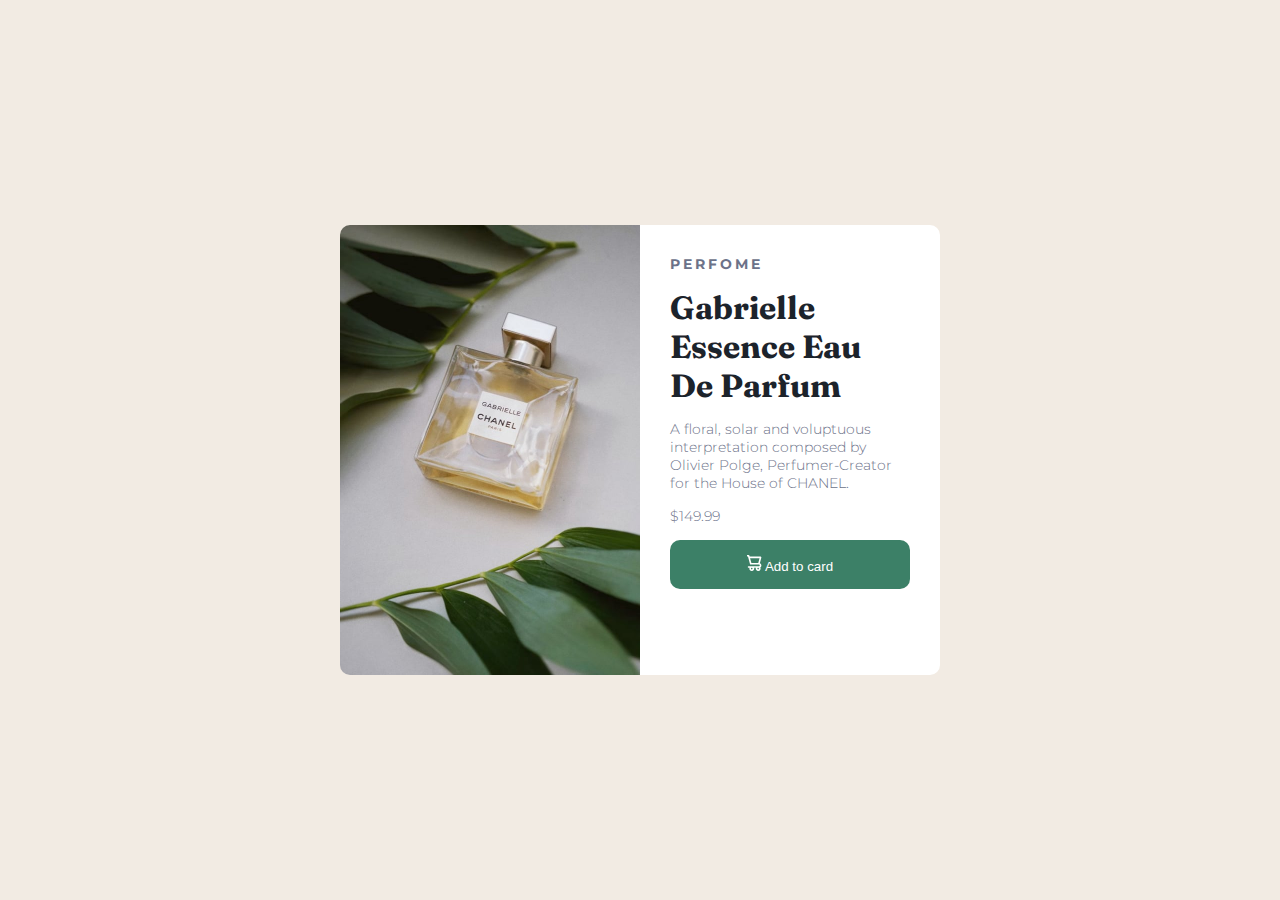
<file: card/index.html>
<!DOCTYPE html>
<html>
<head>
	<meta charset="utf-8">
	<meta name="viewport" content="width=device-width, initial-scale=1">
	<link rel="preconnect" href="https://fonts.googleapis.com">
	<link rel="preconnect" href="https://fonts.gstatic.com" crossorigin>
	<link href="https://fonts.googleapis.com/css2?family=Montserrat:wght@500;700&display=swap" rel="stylesheet">
	<link rel="preconnect" href="https://fonts.googleapis.com">
	<link rel="preconnect" href="https://fonts.gstatic.com" crossorigin>
	<link href="https://fonts.googleapis.com/css2?family=Fraunces:opsz@9..144&display=swap" rel="stylesheet">
	<title>card</title>
	<link rel="stylesheet" type="text/css" href="style.css">
</head>
<body>
	<div class="card">
			<div class="image">
				<img class="desktop-image" src="images/image-product-desktop.jpg">
				<img class="mobile-image" src="images/image-product-mobile.jpg">
			</div>
			<div class="card-text">
				<h6>PERFOME</h6>
				<h2>Gabrielle Essence Eau De Parfum</h2>
        		<p>  A floral, solar and voluptuous interpretation composed by Olivier Polge, 
          		Perfumer-Creator for the House 	of CHANEL.</p>
		        <p class="price"><span>$149.99</span></p>
		        <button type="button"><img src="images/icon-cart.svg"> Add to card</button>
			</div>
	</div>
</body>
</html>
</file>
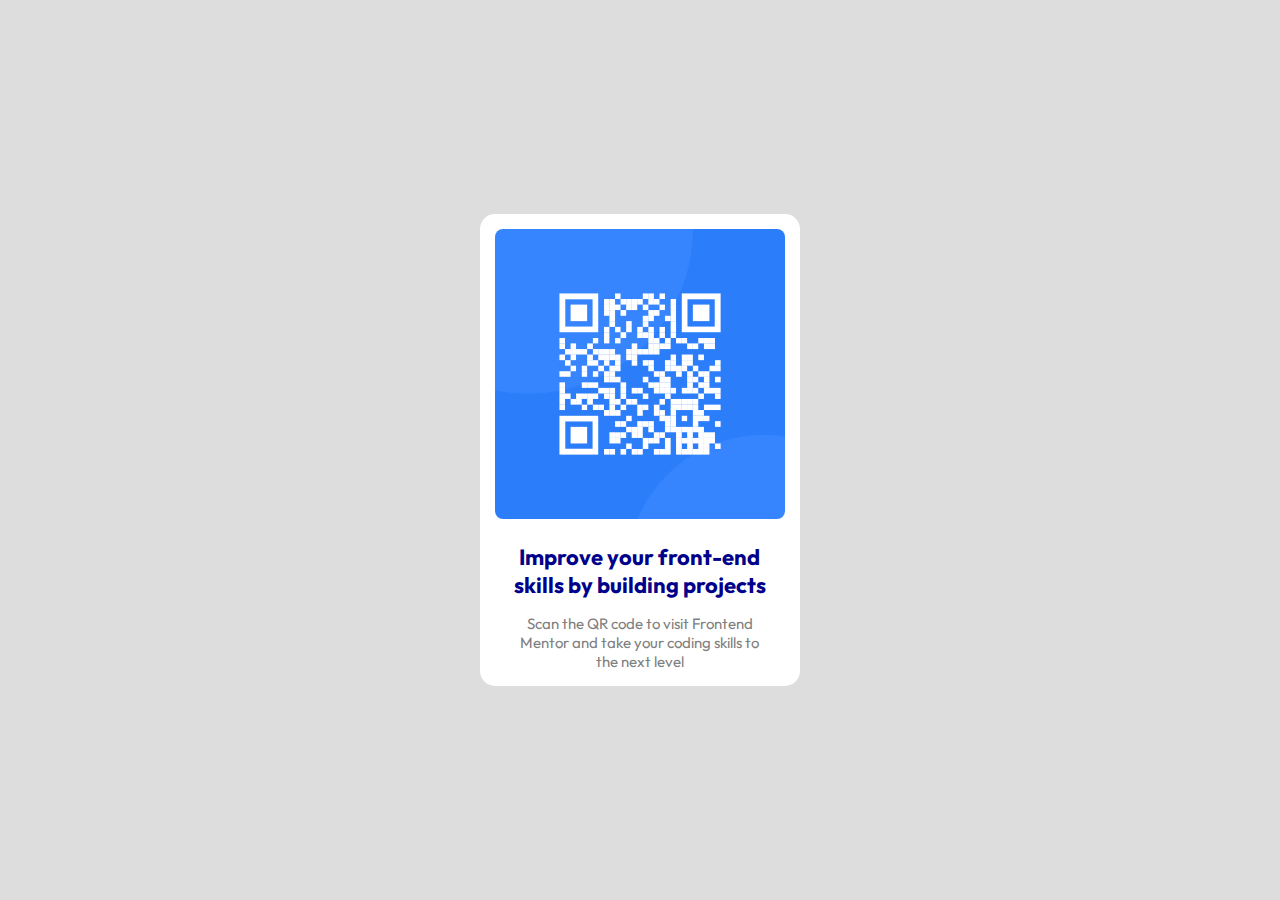
<file: scran/index.html>
<!DOCTYPE html>
<html>
<head>
	<meta charset="utf-8">
	<meta name="viewport" content="width=device-width, initial-scale=1">
	<title>QR code</title>
	<link rel="stylesheet" type="text/css" href="style.css">
	<link rel="preconnect" href="https://fonts.googleapis.com">
<link rel="preconnect" href="https://fonts.gstatic.com" crossorigin>
<link href="https://fonts.googleapis.com/css2?family=Outfit:wght@400;700&display=swap" rel="stylesheet">
</head>
<body>
	<div class="container">
		<img src="images/qr.png">
		<div class="contant">
			<h4>Improve your front-end skills by building projects 
			</h4>
			<p>Scan the QR code to visit Frontend Mentor and take your coding skills to the next level</p>
		</div>
	</div>
</body>
</html>
</file>
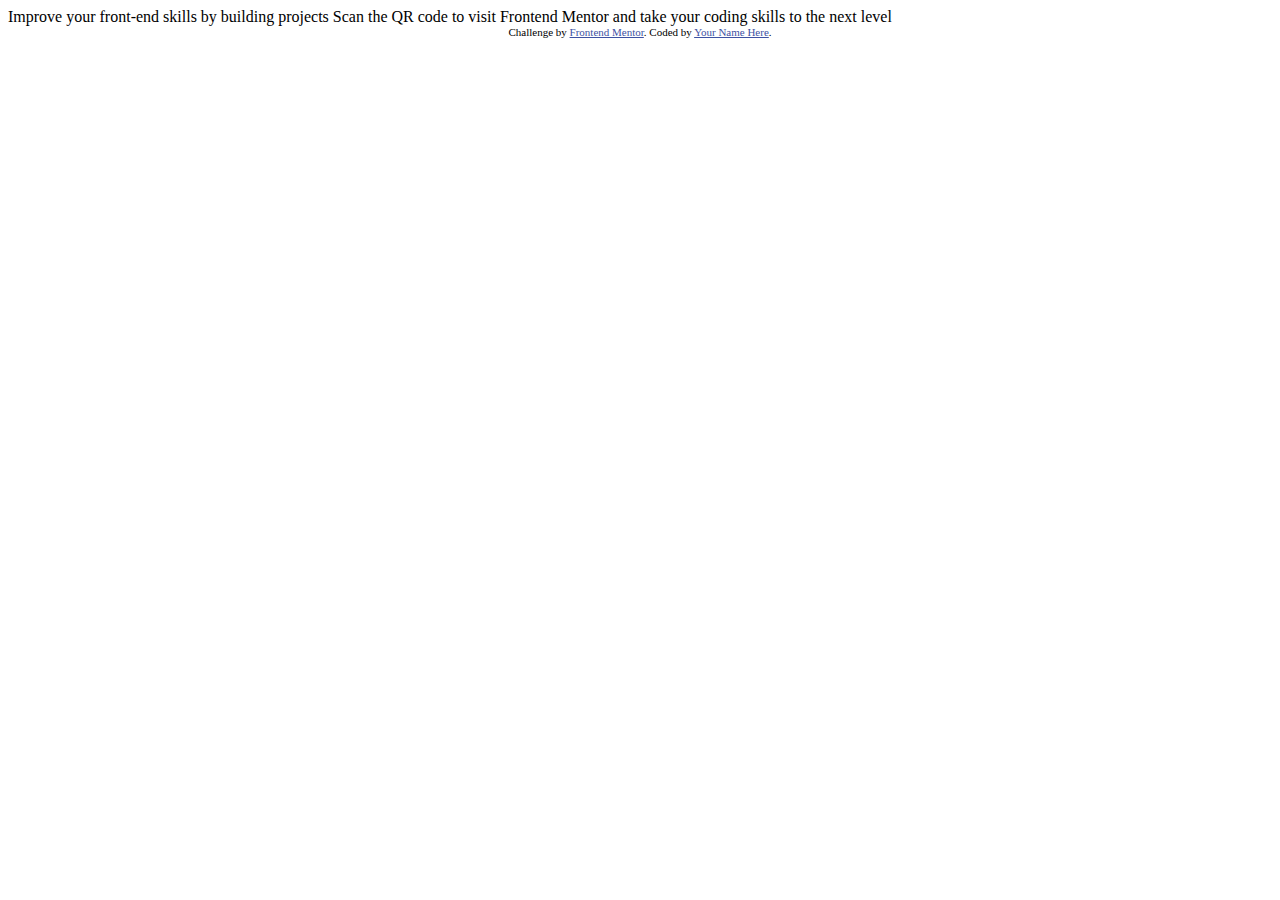
<file: scran/images/qr-code-component-main/qr-code-component-main/index.html>
<!DOCTYPE html>
<html lang="en">
<head>
  <meta charset="UTF-8">
  <meta name="viewport" content="width=device-width, initial-scale=1.0"> <!-- displays site properly based on user's device -->

  <link rel="icon" type="image/png" sizes="32x32" href="./images/favicon-32x32.png">
  
  <title>Frontend Mentor | QR code component</title>

  <!-- Feel free to remove these styles or customise in your own stylesheet 👍 -->
  <style>
    .attribution { font-size: 11px; text-align: center; }
    .attribution a { color: hsl(228, 45%, 44%); }
  </style>
</head>
<body>

  Improve your front-end skills by building projects

  Scan the QR code to visit Frontend Mentor and take your coding skills to the next level
  
  <div class="attribution">
    Challenge by <a href="https://www.frontendmentor.io?ref=challenge" target="_blank">Frontend Mentor</a>. 
    Coded by <a href="#">Your Name Here</a>.
  </div>
</body>
</html>
</file>
<file: card/style.css>
:root {
  --primaryFont: 'montserrat', sans-serif;
  --secFont: 'Fraunces', serif;
  --darkCyan: hsl(158,36%,37%);
  --creamColor: hsl(30,38%,92%);
  --veryDarkBlue: hsl(212,21%,14%);
  --darkGrayishBlue: hsl(228,12%,48%);
  --whiteColor: hsl(0,0%,100%);
}
*,
*::after,
*::before {
	margin: 0;
	padding: 0;
	list-style: none;
	box-sizing: border-box;
}
html,
body {
  height: 100%;
}
body {
  font-family: var(--primaryFont);
  font-weight: 300;
  background-color: var(--creamColor);
  font-size: 14px;
  display: flex;
  align-items: center;
  justify-content: center;
}
h1,
h2,
h3,
h4,
h5,
h6 {
  font-size: 700;
  font-family: var(--secFont);
  margin-bottom: 15px;
}
P {
  font-weight: 300;
  margin-bottom: 15px;
}
img {
  max-width: 100%;
  height: auto;
}
.card {
  width: 600px;
  display: flex;
}
.image {
  flex-basis: 50%;
}
.image .desktop-image {
  border-radius: 10px 0 0 10px;
  display: block;
}
.image .mobile-image {
  border-radius: 10px 10px 0 0;
  display: none;
}
.card-text {
  flex-basis: 50%;
  background-color: var(--whiteColor);
  border-radius: 0 10px 10px 0;
  padding: 30px;
}
.card-text h2 {
  color: var(--veryDarkBlue);
  font-size: 32px;
}
.card-text h6 {
  color: var(--darkGrayishBlue);
  font-family: var(--primaryFont);
  font-size: 14px;
  font-weight: 500px;
  text-transform: uppercase;
  letter-spacing: 3px;
}
.card-text p {
  font-size: 14px;
  color: var(--darkGrayishBlue);
  font-weight: 300;
  font-family: var(--primaryFont);
} 
p*.price {
  font-family: var(--secFont);
  font-size: 32px;
  color: var(--darkCyan);
}
p*.price span {
  font-family: var(--primaryFont);
  color: var(--darkGrayishBlue);
  font-size: 14px;
  text-decoration: line-through;
  position: relative;
  top: -50px;
}
button {
  background: var(--darkCyan);
  border: 0;
  width: 100%;
  padding: 15px;
  border-radius: 10px;
  color: var(--whiteColor);
}

@media only screen and (max-width:600px) {
  body {
    align-items: flex-start;
  }
  .card {
    width: 90%;
    flex-direction: column;
    margin-top: 20px;
  }
  .image .desktop-image {
    display: none;
  }
  .image .mobile-image {
    display: block;
  }
}
</file>
<file: scran/style.css>
*,
*::after,
*::before {
	margin: 0;
	padding: 0;
	list-style: none;
	box-sizing: border-box;
}
html,body {
	height: 100%;
}
body {
	font-family: 'Outfit', sans-serif;
	font-weight: 400;
	background-color: #ddd;
	display: flex;
	align-items: center;
	justify-content: center;
}
h1,
h2,
h3,
h4,
h5,
h6 {
	font-weight: 700;
	margin-bottom: 15px;
	font-size: 22px;
	color: darkblue;

}
p {
	font-size: 15px;
	color: gray;
}
img {
	max-width: 100%;
	height: auto;
	border-radius: 8px;
	margin-bottom: 20px;
}
.container {
	width: 320px;
	padding: 15px;
	background-color: #FFFFFF;
	border-radius: 15px;
}
.contant {
	padding-left: 15PX;
	padding-right: 16px;
	text-align: center;
}
</file>
